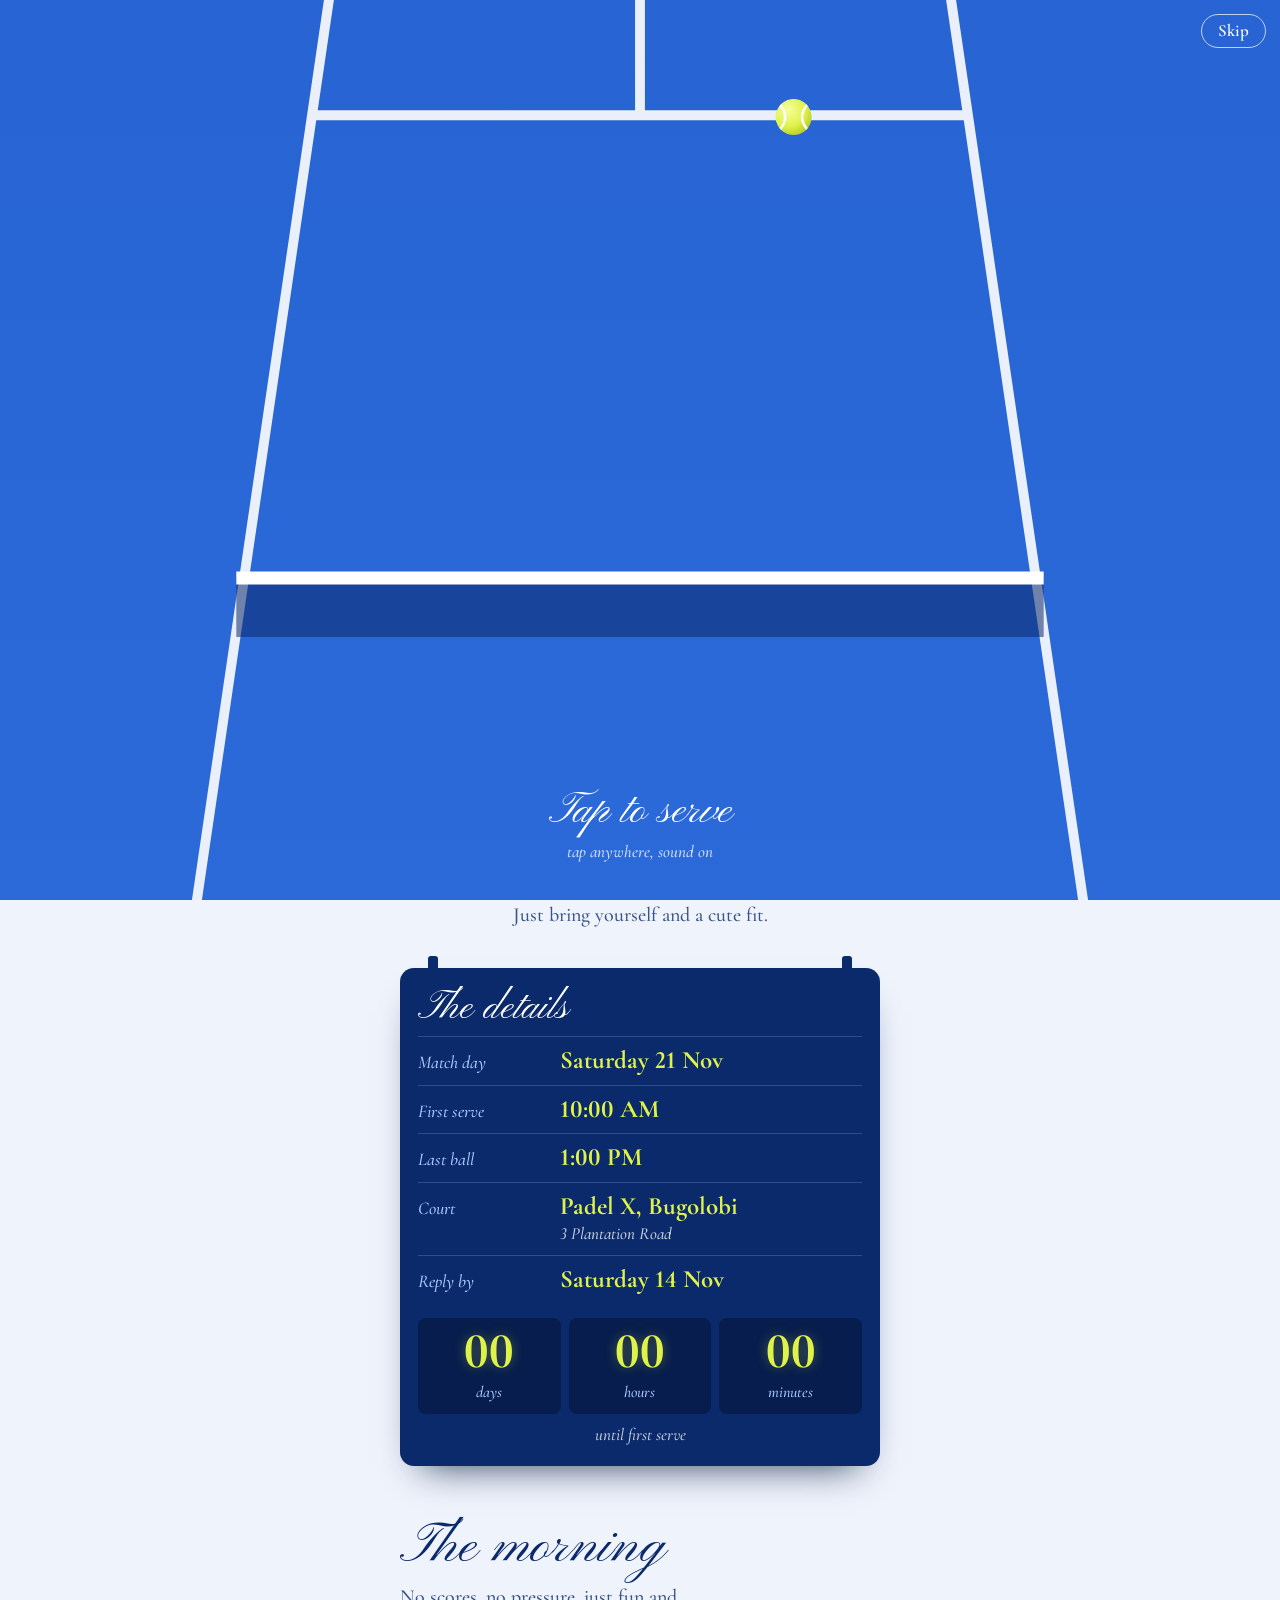
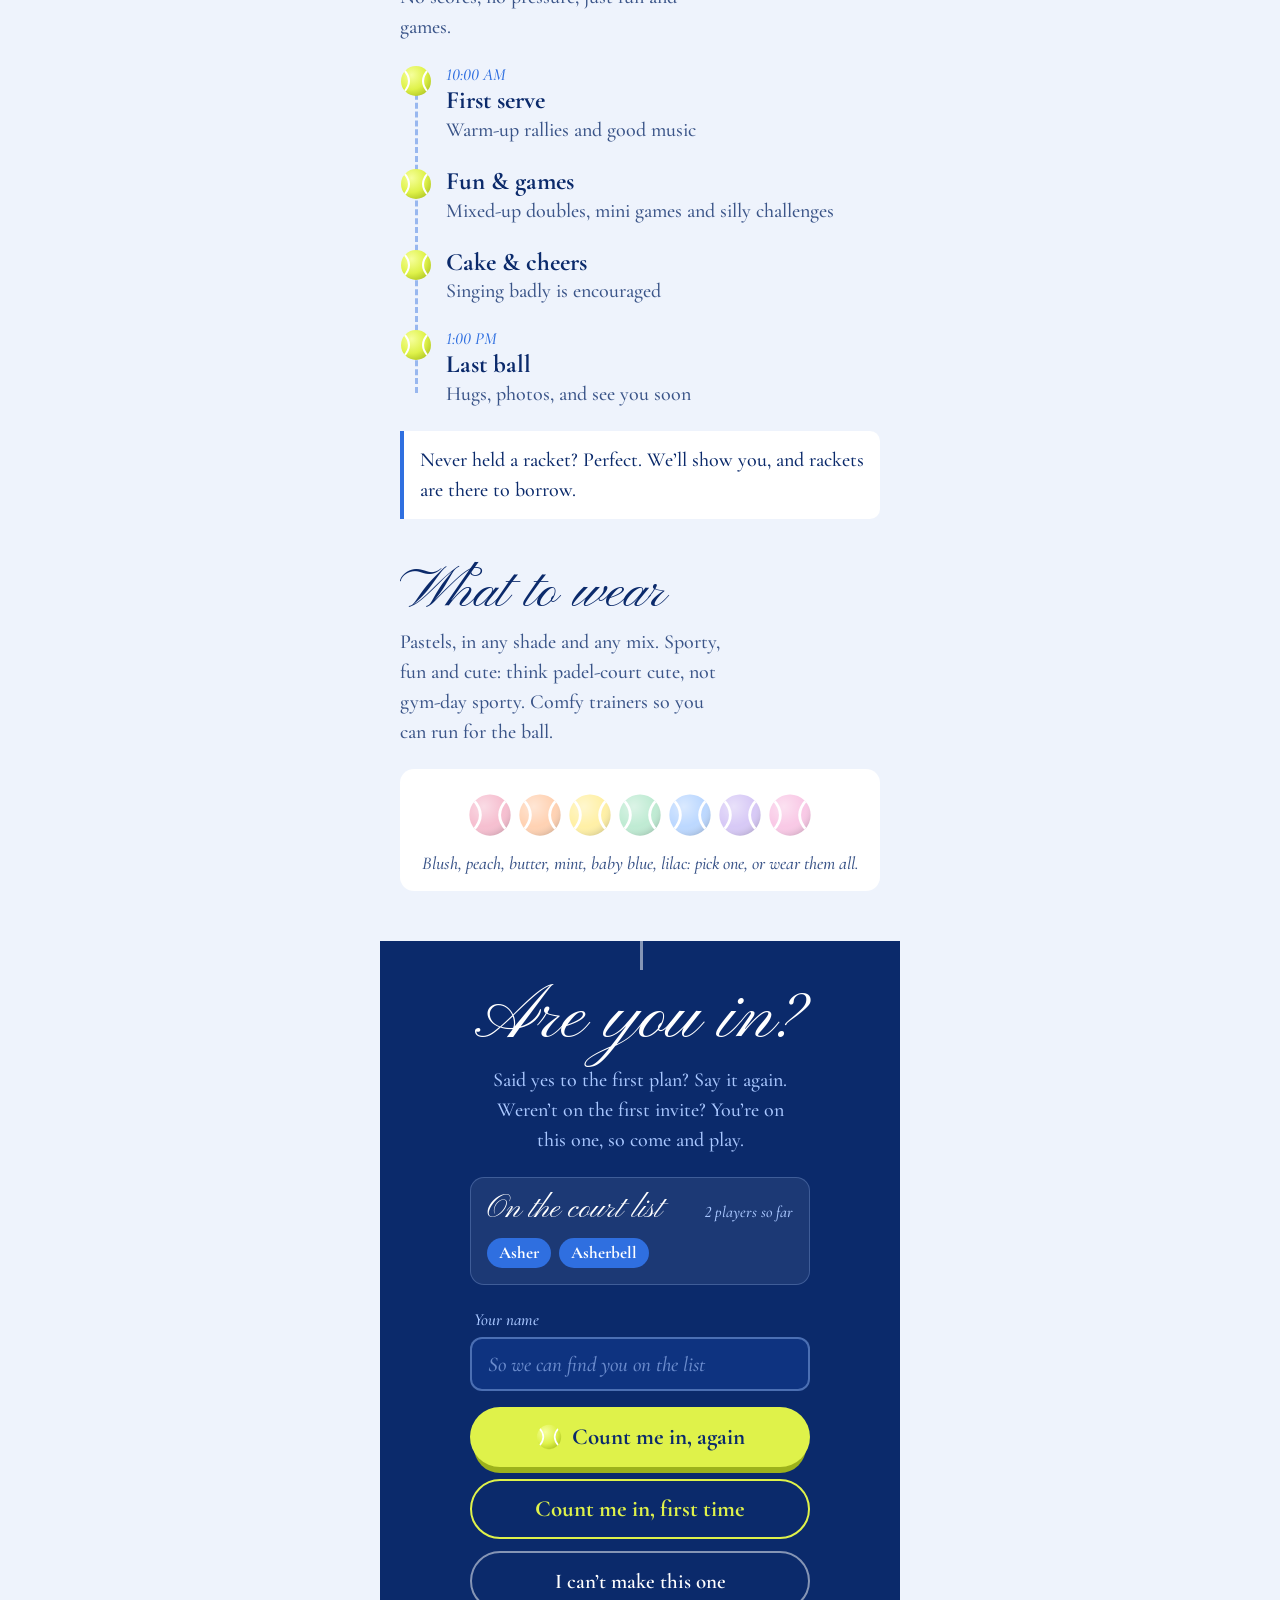
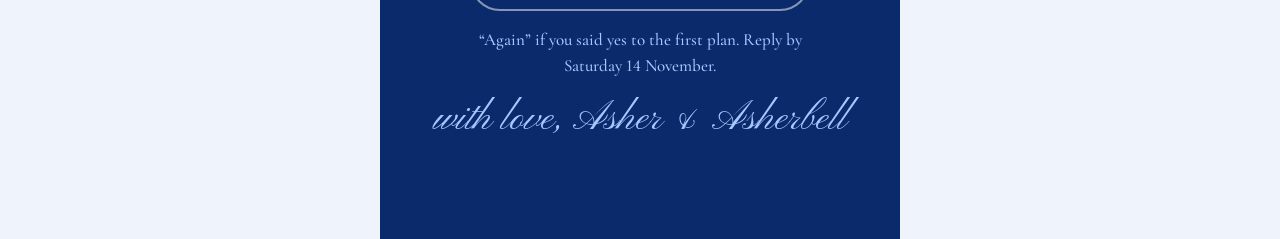
<file: index.html>
<!doctype html>
<html lang="en">
<head>
<meta charset="utf-8">
<meta name="viewport" content="width=device-width,initial-scale=1,viewport-fit=cover">
<title>Two of a Kind · Asher &amp; Asherbell’s 27th</title>
<meta name="description" content="A morning of padel for Asher &amp; Asherbell’s 27th. Saturday 21 November, 10 AM to 1 PM, Padel X Bugolobi.">
<meta property="og:type" content="website">
<meta property="og:title" content="Two of a Kind · a morning of padel">
<meta property="og:description" content="Asher &amp; Asherbell’s 27th. Saturday 21 November, 10 AM to 1 PM at Padel X, Bugolobi. Tap to open.">
<meta property="og:image" content="https://bellitaaa.github.io/two-of-a-kind/og-padel.jpg">
<meta property="og:image:width" content="1200">
<meta property="og:image:height" content="630">
<meta name="twitter:card" content="summary_large_image">
<link rel="icon" href="data:image/svg+xml,%3Csvg xmlns='http://www.w3.org/2000/svg' viewBox='-32 -32 64 64'%3E%3Ccircle r='30' fill='%23DFF24A'/%3E%3Cpath d='M-24 -22Q-4 0 -24 22M24 -22Q4 0 24 22' fill='none' stroke='%23fff' stroke-width='5'/%3E%3C/svg%3E">
<meta name="theme-color" content="#2F6FE0">
<link rel="preconnect" href="https://fonts.googleapis.com">
<link rel="preconnect" href="https://fonts.gstatic.com" crossorigin>
<link rel="stylesheet" href="https://fonts.googleapis.com/css2?family=Cormorant+Garamond:ital,wght@0,500;0,600;0,700;1,500&family=Pinyon+Script&display=swap">
<style>
/* Concept: a morning on court. The page is the court, the twins are the two players on it,
   the details live on a scoreboard. The script carries the personality; the court geometry stays clean.
   Boldness is spent on one moment: the opening serve. */
:root {
  --court: #2F6FE0;      /* tennis blue: the playing surface */
  --deep: #0B2A6B;       /* deep court blue: surrounds, ink, scoreboard */
  --line: #FFFFFF;       /* court lines and paper */
  --mist: #EEF3FC;       /* off-court white */
  --sky: #A9C7FF;        /* quiet secondary on blue */
  --ink2: #3A5488;       /* quiet secondary on white */
  --ball: #DFF24A;       /* only the ball, and the scoreboard lights */
  --script: 'Pinyon Script', 'Snell Roundhand', cursive;
  --text: 'Cormorant Garamond', Georgia, serif;
  --gutter: 20px;
  --safe-t: env(safe-area-inset-top, 0px);
  --safe-b: env(safe-area-inset-bottom, 0px);
  color-scheme: light;
}
* { box-sizing: border-box; }
[hidden] { display: none !important; }
* { font-variant-numeric: lining-nums !important; } /* the serif's old-style 0 and 1 look like O and I */
html { background: var(--deep); -webkit-text-size-adjust: 100%; }
body { margin: 0; color: var(--deep); font: 500 20px/1.5 var(--text); background: var(--mist); overflow-x: clip; -webkit-tap-highlight-color: transparent; font-feature-settings: "lnum" 1; }
button, input { font: inherit; color: inherit; }
button { cursor: pointer; }
:focus-visible { outline: 3px solid var(--ball); outline-offset: 3px; }
.page { max-width: 520px; margin: 0 auto; background: var(--mist); }

/* ============================================================ the serve (opening) */
.intro { position: fixed; inset: 0; z-index: 50; overflow: hidden; background: var(--court); touch-action: manipulation; cursor: pointer; }
.intro-court { position: absolute; inset: 0; width: 100%; height: 100%; }
.intro-ball { position: absolute; left: 0; top: 0; width: 64px; height: 64px; margin: -32px 0 0 -32px; will-change: transform; z-index: 3; }
.intro-ball svg { width: 100%; height: 100%; display: block; }
.intro-ball.waiting { animation: bob 1.1s cubic-bezier(.4, 0, .6, 1) infinite; }
@keyframes bob { 50% { translate: 0 -18px; } }
.intro-shadow { position: absolute; left: 0; top: 0; width: 70px; height: 16px; margin: -8px 0 0 -35px; border-radius: 50%; background: rgba(6, 22, 60, .35); filter: blur(2px); z-index: 2; opacity: 0; will-change: transform, opacity; }
.pop {
  position: absolute; z-index: 4; margin: 0; pointer-events: none;
  font: 400 64px/1 var(--script); color: var(--line);
  text-shadow: 0 3px 0 var(--deep);
  animation: popUp .8s cubic-bezier(.2, 1.4, .4, 1) forwards;
}
.pop::after { content: ''; position: absolute; left: 50%; top: 100%; width: 90px; height: 26px; margin: 0 0 0 -45px; border: 3px solid var(--line); border-radius: 50%; opacity: 0; animation: ring .6s ease-out forwards; }
@keyframes popUp { 0% { opacity: 0; transform: translate(-50%, 10px) scale(.4) rotate(var(--r, -8deg)); } 35% { opacity: 1; transform: translate(-50%, -26px) scale(1.15) rotate(var(--r, -8deg)); } 100% { opacity: 0; transform: translate(-50%, -70px) scale(1) rotate(var(--r, -8deg)); } }
@keyframes ring { 0% { opacity: .9; transform: scale(.3); } 100% { opacity: 0; transform: scale(1.6); } }
.intro-flash { position: absolute; inset: 0; z-index: 5; background: var(--ball); clip-path: circle(0% at 50% 50%); }
.intro-flash p { position: absolute; left: 0; right: 0; top: 32%; margin: 0; text-align: center; font: 400 clamp(96px, 30vw, 140px)/.9 var(--script); color: var(--deep); opacity: 0; }
.intro-skip { position: absolute; right: 14px; top: calc(var(--safe-t) + 14px); z-index: 6; border: 1.5px solid rgba(255, 255, 255, .7); background: transparent; color: var(--line); border-radius: 999px; padding: 6px 16px; font: 600 17px/1.2 var(--text); }
.intro-hint { position: absolute; bottom: calc(var(--safe-b) + 34px); left: 0; right: 0; margin: 0; text-align: center; color: var(--line); z-index: 6; transition: opacity .3s; }
.intro-hint b { display: block; font: 400 44px/1.1 var(--script); }
.intro-hint span { font: italic 500 17px/1.3 var(--text); color: rgba(255, 255, 255, .8); }
.intro.done { pointer-events: none; animation: introOut .5s ease forwards; }
@keyframes introOut { to { opacity: 0; visibility: hidden; } }

/* ============================================================ hero: the court, two players */
.hero { position: relative; padding: calc(var(--safe-t) + 30px) var(--gutter) 40px; color: var(--line); background: var(--court); overflow: hidden; }
/* court lines: outer box; near half has the service line and centre line */
.hero::before {
  content: ''; position: absolute; inset: 14px 12px 12px; border: 3px solid rgba(255, 255, 255, .85); pointer-events: none;
  background:
    linear-gradient(rgba(255,255,255,.4), rgba(255,255,255,.4)) 50% 100% / 3px 19% no-repeat,
    linear-gradient(rgba(255,255,255,.4), rgba(255,255,255,.4)) 50% 81% / 100% 3px no-repeat;
}
.hero-for { position: relative; margin: 6px 0 0; font: italic 500 21px/1.2 var(--text); text-align: center; }
.title { position: relative; margin: 4px 0 0; text-align: center; font: 400 clamp(66px, 20vw, 104px)/.95 var(--script); white-space: nowrap; }
.title span { display: block; }
.title .t1 { padding-right: .5em; }
.title .t2 { padding-left: 1.2em; margin-top: -.05em; }
.net { position: relative; margin: 18px -32px 0; height: 54px; }
.net::before { content: ''; position: absolute; left: 0; right: 0; top: 50%; height: 30px; margin-top: -15px;
  background:
    linear-gradient(var(--line), var(--line)) top / 100% 4px no-repeat,
    repeating-linear-gradient(90deg, rgba(11, 42, 107, .55) 0 2px, transparent 2px 9px),
    repeating-linear-gradient(0deg, rgba(11, 42, 107, .55) 0 2px, transparent 2px 9px);
}
.players { position: relative; display: grid; grid-template-columns: minmax(0, 1fr) minmax(0, 1fr); align-items: start; gap: 14px; margin-top: -86px; }
.player { position: relative; margin: 0; background: var(--line); color: var(--deep); padding: 8px 8px 10px; border-radius: 10px; box-shadow: 0 18px 30px -16px rgba(6, 22, 60, .7); }
.player:nth-child(1) { transform: rotate(-4deg) translateY(10px); }
.player:nth-child(2) { transform: rotate(4deg) translateY(30px); }
.player img { display: block; width: 100%; aspect-ratio: 4 / 5; object-fit: cover; border-radius: 6px; filter: grayscale(1) contrast(1.05); }
.player figcaption { padding: 6px 0 0; text-align: center; font: 400 clamp(34px, 10vw, 42px)/1.05 var(--script); }
.amp { position: absolute; left: 50%; top: 46%; z-index: 2; width: 66px; height: 66px; margin: -33px 0 0 -33px; border: 0; padding: 0; background: none; }
.amp svg { width: 100%; height: 100%; display: block; filter: drop-shadow(0 6px 8px rgba(6, 22, 60, .45)); }
.amp span { position: absolute; inset: 0; display: grid; place-items: center; padding-bottom: 4px; font: italic 600 38px/1 var(--text); color: var(--deep); }
.amp.bounce { animation: hop .6s cubic-bezier(.3, 1.6, .5, 1); }
@keyframes hop { 30% { transform: translateY(-26px) scale(1.06, .94); } 60% { transform: translateY(0) scale(1.1, .9); } }
.hero-when { position: relative; margin: 58px 0 0; text-align: center; }
.hero-when b { display: block; font: 700 28px/1.1 var(--text); }
.hero-when span { font: italic 500 22px/1.3 var(--text); }

/* ============================================================ a change of plan */
.note { margin: 0; padding: 36px var(--gutter) 6px; text-align: center; }
.note h2 { margin: 0; font: 400 50px/1.05 var(--script); color: var(--court); }
.note p { margin: 10px auto 0; max-width: 30ch; color: var(--ink2); }

/* ============================================================ scoreboard */
.board-wrap { padding: 32px var(--gutter) 8px; }
.board { background: var(--deep); color: var(--line); border-radius: 14px; padding: 18px 18px 20px; box-shadow: 0 20px 36px -22px rgba(6, 22, 60, .9); position: relative; }
.board::before, .board::after { content: ''; position: absolute; top: -12px; width: 10px; height: 14px; background: var(--deep); border-radius: 3px 3px 0 0; }
.board::before { left: 28px; } .board::after { right: 28px; }
.board h2 { margin: 0 0 6px; font: 400 40px/1.1 var(--script); color: var(--line); }
.rows { margin: 0; }
.rows div { display: grid; grid-template-columns: 6.6em 1fr; align-items: baseline; gap: 10px; padding: 10px 0; border-top: 1px solid rgba(169, 199, 255, .22); }
.rows dt { font: italic 500 18px/1.2 var(--text); color: var(--sky); }
.rows dd { margin: 0; font: 700 25px/1.1 var(--text); color: var(--ball); }
.rows dd small { display: block; margin-top: 3px; font: italic 500 17px/1.3 var(--text); color: rgba(255, 255, 255, .78); }
.clock { display: grid; grid-template-columns: repeat(3, 1fr); gap: 8px; margin-top: 14px; }
.clock div { background: #071D4D; border-radius: 8px; padding: 8px 4px 8px; text-align: center; }
.clock b { display: block; font: 700 50px/1 var(--text); color: var(--ball); font-variant-numeric: lining-nums tabular-nums !important; text-shadow: 0 0 12px rgba(223, 242, 74, .35); }
.clock small { font: italic 500 16px/1 var(--text); color: var(--sky); }
.clock-cap { margin: 10px 0 0; text-align: center; font: italic 500 17px/1.3 var(--text); color: rgba(255, 255, 255, .75); }

/* ============================================================ sections */
.section { padding: 46px var(--gutter) 0; }
.section h2 { margin: 0; font: 400 56px/1 var(--script); color: var(--deep); }
.section .lede { margin: 6px 0 0; max-width: 32ch; color: var(--ink2); }

/* the morning: a rally down the court, one ball per part */
.rally { position: relative; list-style: none; margin: 22px 0 0; padding: 0 0 0 46px; }
.rally::before { content: ''; position: absolute; left: 15px; top: 12px; bottom: 16px; border-left: 3px dashed rgba(47, 111, 224, .45); }
.rally li { position: relative; padding: 0 0 22px; }
.rally li:last-child { padding-bottom: 0; }
.rally svg { position: absolute; left: -46px; top: 1px; width: 32px; height: 32px; }
.rally time { display: block; font: italic 500 17px/1.3 var(--text); color: var(--court); }
.rally b { display: block; font: 700 25px/1.15 var(--text); }
.rally span { display: block; color: var(--ink2); }
.levels { margin: 22px 0 0; padding: 14px 16px; border-left: 4px solid var(--court); background: var(--line); border-radius: 0 10px 10px 0; }

/* what to wear: a row of pastel balls */
.crowd { margin: 22px 0 0; padding: 24px 10px 16px; background: var(--line); border-radius: 14px; }
.crowd-row { display: flex; justify-content: center; align-items: flex-end; flex-wrap: nowrap; gap: 6px; }
.crowd-row svg { flex: none; width: 44px; height: 44px; animation: wave 2.6s ease-in-out infinite; }
@keyframes wave { 0%, 60%, 100% { transform: translateY(0); } 70% { transform: translateY(-12px); } 80% { transform: translateY(0) scale(1.08, .92); } 86% { transform: translateY(0); } }
.crowd p { margin: 14px 0 0; text-align: center; font: italic 500 18px/1.35 var(--text); color: var(--ink2); }

/* ============================================================ RSVP */
.rsvp { margin: 50px 0 0; padding: 40px var(--gutter) calc(var(--safe-b) + 96px); background: var(--deep); color: var(--line); text-align: center; position: relative; overflow: hidden; }
.rsvp::before { content: ''; position: absolute; left: 50%; top: -1px; width: 3px; height: 30px; background: rgba(255, 255, 255, .5); }
.rsvp h2 { margin: 0; font: 400 76px/1 var(--script); color: var(--line); }
.rsvp > p { margin: 8px auto 0; max-width: 30ch; color: var(--sky); }
.form { margin: 24px auto 0; max-width: 340px; text-align: left; }
.form label { display: block; font: italic 500 17px/1.3 var(--text); color: var(--sky); margin: 0 0 6px 4px; }
.form input { width: 100%; min-height: 54px; border-radius: 12px; border: 2px solid rgba(169, 199, 255, .4); background: #0E3380; color: var(--line); padding: 10px 16px; font: 600 21px/1.2 var(--text); }
.form input::placeholder { color: rgba(169, 199, 255, .6); font-style: italic; font-weight: 500; }
.form input:focus { outline: none; border-color: var(--ball); }
.err { margin: 6px 0 0 4px; font: italic 500 16px/1.3 var(--text); color: #FFC9A8; }
.choice { display: grid; gap: 12px; margin-top: 16px; }
.btn:disabled { opacity: .6; }
.btn { display: flex; align-items: center; justify-content: center; gap: 10px; min-height: 60px; border-radius: 999px; border: 0; font: 700 23px/1 var(--text); }
.btn-in { background: var(--ball); color: var(--deep); box-shadow: 0 10px 0 -4px #9DB21C; }
.btn-in:active { transform: translateY(3px); box-shadow: 0 6px 0 -4px #9DB21C; }
.btn-in svg { width: 26px; height: 26px; }
.btn-out { background: transparent; color: var(--line); border: 2px solid rgba(255, 255, 255, .5); font-weight: 600; font-size: 21px; }
.btn-new { background: transparent; color: var(--ball); border: 2px solid var(--ball); }
.by { margin-top: 16px !important; font-size: 17px; }
.court-list { margin: 22px auto 0; max-width: 340px; padding: 14px 16px 16px; border-radius: 14px; background: rgba(255, 255, 255, .07); border: 1px solid rgba(169, 199, 255, .25); text-align: left; }
.cl-head { display: flex; justify-content: space-between; align-items: baseline; gap: 10px; }
.cl-head b { font: 400 32px/1.1 var(--script); }
.cl-head span { font: italic 500 16px/1.2 var(--text); color: var(--sky); white-space: nowrap; }
.cl-names { list-style: none; margin: 10px 0 0; padding: 0; display: flex; flex-wrap: wrap; gap: 8px; }
.cl-names li { display: inline-flex; align-items: center; gap: 6px; padding: 6px 12px; border-radius: 999px; background: #fff; color: var(--deep); font: 700 17px/1.1 var(--text); }
.cl-names li.host { background: var(--court); color: var(--line); }
.cl-names li.me { background: var(--ball); }
.cl-names li.more { background: transparent; color: var(--line); border: 1.5px dashed rgba(169, 199, 255, .6); font-weight: 600; font-style: italic; }
.cl-names small { font: italic 500 13px/1 var(--text); padding: 2px 6px; border-radius: 999px; background: var(--deep); color: var(--line); }
.result { display: none; margin: 26px auto 0; max-width: 340px; }
.result.show { display: block; animation: passIn .5s ease-out; }
@keyframes passIn { from { opacity: 0; } }
.pass { background: var(--line); color: var(--deep); border-radius: 14px; text-align: left; overflow: hidden; }
.pass-top { background: var(--court); color: var(--line); padding: 12px 18px 10px; display: flex; justify-content: space-between; align-items: center; }
.pass-top b { font: 400 44px/1 var(--script); }
.pass-top svg { width: 44px; height: 44px; }
.pass dl { margin: 0; padding: 14px 18px 16px; display: grid; grid-template-columns: 1fr 1fr; gap: 12px; border-top: 2px dashed var(--sky); }
.pass dt { font: italic 500 15px/1 var(--text); color: var(--ink2); }
.pass dd { margin: 4px 0 0; font: 700 21px/1.1 var(--text); overflow-wrap: anywhere; }
.pass .wide { grid-column: 1 / -1; }
.directions { display: flex; align-items: center; justify-content: center; gap: 8px; margin: 0 18px 18px; min-height: 52px; border-radius: 999px; background: var(--deep); color: var(--line); text-decoration: none; font: 700 20px/1 var(--text); }
.bye { margin: 0; padding: 22px 18px; background: rgba(255, 255, 255, .08); border-radius: 14px; }
.bye b { display: block; font: 400 44px/1.1 var(--script); }
.bye span { color: var(--sky); }
.again { margin: 12px 0 0; background: none; border: 0; color: var(--sky); text-decoration: underline; font: italic 500 17px/1.3 var(--text); }
.sign { margin: 34px 0 0; font: 400 40px/1.2 var(--script); color: var(--line); }
.preview-note { margin: 14px auto 0 !important; font-size: 15px !important; color: rgba(255, 255, 255, .55) !important; }

/* ============================================================ music: plays from the first tap; this only mutes */
.mute { position: fixed; right: max(14px, calc(50% - 260px + 14px)); bottom: calc(var(--safe-b) + 14px); z-index: 40; width: 46px; height: 46px; padding: 0; border-radius: 50%; border: 2px solid var(--line); background: var(--deep); color: var(--line); display: grid; place-items: center; box-shadow: 0 10px 20px -10px rgba(6, 22, 60, .8); }
.mute svg { width: 22px; height: 22px; }
.mute .off { display: none; }
.mute[aria-pressed="true"] .on { display: none; }
.mute[aria-pressed="true"] .off { display: block; }
@keyframes eq { 50% { height: 14px; } }

@media (prefers-reduced-motion: reduce) {
  *, *::before, *::after { animation-duration: .01ms !important; animation-iteration-count: 1 !important; transition-duration: .01ms !important; }
}
</style>
<script src="config.js?v=padel1"></script>
</head>
<body>

<audio id="song" loop preload="none" src="song.mp3"></audio>

<!-- ============================ THE SERVE -->
<div class="intro" id="intro" role="button" tabindex="0" aria-label="Tap to serve and open the invitation">
  <svg class="intro-court" viewBox="0 0 390 844" preserveAspectRatio="xMidYMid slice" aria-hidden="true">
    <defs><linearGradient id="ig" x1="0" y1="0" x2="0" y2="1"><stop offset="0" stop-color="#245FCC"/><stop offset="1" stop-color="#2F6FE0"/></linearGradient></defs>
    <rect width="390" height="844" fill="url(#ig)"/>
    <g fill="none" stroke="#fff" stroke-width="3" stroke-linejoin="round" opacity=".9">
      <path d="M120 150H270L380 900H10Z"/>
      <path d="M95 320H295M48 640H342"/>
      <path d="M195 150V320M195 640V900"/>
    </g>
    <path d="M72 470H318" stroke="#0B2A6B" stroke-width="18" opacity=".55"/>
    <path d="M72 461H318" stroke="#fff" stroke-width="4"/>
  </svg>
  <div class="intro-shadow" id="shadow"></div>
  <div class="intro-ball" id="ball"><svg viewBox="-32 -32 64 64" aria-hidden="true"><use href="#ballSym" x="-32" y="-32" width="64" height="64"/></svg></div>
  <div class="intro-flash" id="flash"><p>Game<br>on!</p></div>
  <button class="intro-skip" type="button" id="skip">Skip</button>
  <p class="intro-hint" id="hint"><b>Tap to serve</b><span>tap anywhere, sound on</span></p>
</div>

<div class="page">
  <!-- ============================ HERO -->
  <header class="hero">
    <p class="hero-for">Asher &amp; Asherbell’s 27th birthday</p>
    <h1 class="title"><span class="t1">Two of a</span><span class="t2">Kind</span></h1>
    <div class="net" aria-hidden="true"></div>
    <div class="players">
      <figure class="player"><img src="photos/photo-1.jpg" alt="Asher"><figcaption>Asher</figcaption></figure>
      <figure class="player"><img src="photos/photo-2.jpg" alt="Asherbell"><figcaption>Asherbell</figcaption></figure>
      <button class="amp" type="button" id="amp" aria-label="Bounce the ball"><svg viewBox="-32 -32 64 64" aria-hidden="true"><use href="#ballSym" x="-32" y="-32" width="64" height="64"/></svg><span>&amp;</span></button>
    </div>
    <p class="hero-when"><b>Saturday 21 November</b></p>
  </header>

  <!-- ============================ A CHANGE OF PLAN -->
  <section class="note" aria-labelledby="note-h">
    <h2 id="note-h">New plan</h2>
    <p>We’ve swapped a weekend indoors for a morning on the court. This one’s on us, so there’s nothing to contribute. Just bring yourself and a cute fit.</p>
  </section>

  <!-- ============================ SCOREBOARD -->
  <section class="board-wrap" aria-label="The details">
    <div class="board">
      <h2>The details</h2>
      <dl class="rows">
        <div><dt>Match day</dt><dd>Saturday 21 Nov</dd></div>
        <div><dt>First serve</dt><dd>10:00 AM</dd></div>
        <div><dt>Last ball</dt><dd>1:00 PM</dd></div>
        <div><dt>Court</dt><dd>Padel X, Bugolobi<small>3 Plantation Road</small></dd></div>
        <div><dt>Reply by</dt><dd>Saturday 14 Nov</dd></div>
      </dl>
      <div class="clock" id="clock">
        <div><b data-d>00</b><small>days</small></div>
        <div><b data-h>00</b><small>hours</small></div>
        <div><b data-m>00</b><small>minutes</small></div>
      </div>
      <p class="clock-cap">until first serve</p>
    </div>
  </section>

  <!-- ============================ THE MORNING -->
  <section class="section" aria-labelledby="day-h">
    <h2 id="day-h">The morning</h2>
    <p class="lede">No scores, no pressure, just fun and games.</p>
    <ol class="rally">
      <li><svg viewBox="-32 -32 64 64" aria-hidden="true"><use href="#ballSym" x="-32" y="-32" width="64" height="64"/></svg><time>10:00 AM</time><b>First serve</b><span>Warm-up rallies and good music</span></li>
      <li><svg viewBox="-32 -32 64 64" aria-hidden="true"><use href="#ballSym" x="-32" y="-32" width="64" height="64"/></svg><b>Fun &amp; games</b><span>Mixed-up doubles, mini games and silly challenges</span></li>
      <li><svg viewBox="-32 -32 64 64" aria-hidden="true"><use href="#ballSym" x="-32" y="-32" width="64" height="64"/></svg><b>Cake &amp; cheers</b><span>Singing badly is encouraged</span></li>
      <li><svg viewBox="-32 -32 64 64" aria-hidden="true"><use href="#ballSym" x="-32" y="-32" width="64" height="64"/></svg><time>1:00 PM</time><b>Last ball</b><span>Hugs, photos, and see you soon</span></li>
    </ol>
    <p class="levels">Never held a racket? Perfect. We’ll show you, and rackets are there to borrow.</p>
  </section>

  <!-- ============================ DRESS CODE -->
  <section class="section" aria-labelledby="dress-h">
    <h2 id="dress-h">What to wear</h2>
    <p class="lede">Pastels, in any shade and any mix. Sporty, fun and cute: think padel-court cute, not gym-day sporty. Comfy trainers so you can run for the ball.</p>
    <div class="crowd">
      <div class="crowd-row" aria-hidden="true">
        <svg viewBox="-32 -32 64 64" style="animation-delay:0.00s"><use href="#colourBall" x="-32" y="-32" width="64" height="64" style="--c:#F6BFD0"/></svg>
        <svg viewBox="-32 -32 64 64" style="animation-delay:0.15s"><use href="#colourBall" x="-32" y="-32" width="64" height="64" style="--c:#FFD2B3"/></svg>
        <svg viewBox="-32 -32 64 64" style="animation-delay:0.30s"><use href="#colourBall" x="-32" y="-32" width="64" height="64" style="--c:#FFF0A6"/></svg>
        <svg viewBox="-32 -32 64 64" style="animation-delay:0.45s"><use href="#colourBall" x="-32" y="-32" width="64" height="64" style="--c:#BFEBD3"/></svg>
        <svg viewBox="-32 -32 64 64" style="animation-delay:0.60s"><use href="#colourBall" x="-32" y="-32" width="64" height="64" style="--c:#BCD8FF"/></svg>
        <svg viewBox="-32 -32 64 64" style="animation-delay:0.75s"><use href="#colourBall" x="-32" y="-32" width="64" height="64" style="--c:#D7C9F6"/></svg>
        <svg viewBox="-32 -32 64 64" style="animation-delay:0.90s"><use href="#colourBall" x="-32" y="-32" width="64" height="64" style="--c:#F9C9E6"/></svg>
      </div>
      <p>Blush, peach, butter, mint, baby blue, lilac: pick one, or wear them all.</p>
    </div>
  </section>

  <!-- ============================ RSVP -->
  <section class="rsvp" aria-labelledby="rsvp-h">
    <h2 id="rsvp-h">Are you in?</h2>
    <p>Said yes to the first plan? Say it again. Weren’t on the first invite? You’re on this one, so come and play.</p>
    <div class="court-list" aria-live="polite">
      <div class="cl-head"><b>On the court list</b><span data-count>2 players so far</span></div>
      <ul class="cl-names" data-names><li class="host">Asher</li><li class="host">Asherbell</li></ul>
    </div>
    <form class="form" id="form" novalidate>
      <label for="name">Your name</label>
      <input id="name" name="name" autocomplete="name" placeholder="So we can find you on the list">
      <p class="err" id="err" role="alert" hidden>Add your name first, then pick one.</p>
      <div class="choice">
        <button class="btn btn-in" type="submit" value="again"><svg viewBox="-32 -32 64 64" aria-hidden="true"><use href="#ballSym" x="-32" y="-32" width="64" height="64"/></svg>Count me in, again</button>
        <button class="btn btn-new" type="submit" value="new">Count me in, first time</button>
        <button class="btn btn-out" type="submit" value="out">I can’t make this one</button>
      </div>
      <p class="by" style="text-align:center;color:var(--sky)">“Again” if you said yes to the first plan. Reply by Saturday 14 November.</p>
    </form>
    <div class="result" id="yes" aria-live="polite">
      <div class="pass">
        <div class="pass-top"><b data-pass-title>You’re in, twice</b><svg viewBox="-32 -32 64 64" aria-hidden="true"><use href="#ballSym" x="-32" y="-32" width="64" height="64"/></svg></div>
        <dl>
          <div class="wide"><dt>Player</dt><dd data-guest>You</dd></div>
          <div><dt>Match day</dt><dd>Sat 21 Nov</dd></div>
          <div><dt>Time</dt><dd>10 AM to 1 PM</dd></div>
          <div class="wide"><dt>Court</dt><dd>Padel X, 3 Plantation Road, Bugolobi</dd></div>
        </dl>
        <a class="directions" href="https://www.google.com/maps/search/?api=1&amp;query=Padel%20X%2C%203%20Plantation%20Road%2C%20Bugolobi%2C%20Kampala" target="_blank" rel="noopener">Get directions</a>
      </div>
      <button class="again" type="button" data-again>Change my reply</button>
    </div>
    <div class="result" id="no" aria-live="polite">
      <p class="bye"><b>We’ll miss you</b><span>Thanks for letting us know. Next round’s on you.</span></p>
      <button class="again" type="button" data-again>Change my reply</button>
    </div>
    <p class="sign">with love, Asher &amp; Asherbell</p>
    
  </section>
</div>

<button class="mute" type="button" id="mute" aria-pressed="false" aria-label="Mute music" hidden>
  <svg class="on" viewBox="0 0 24 24" fill="none" stroke="currentColor" stroke-width="2" stroke-linecap="round" stroke-linejoin="round" aria-hidden="true"><path d="M4 9v6h4l5 4V5L8 9H4z" fill="currentColor"/><path d="M16.5 8.5a5 5 0 0 1 0 7M19 6a8.5 8.5 0 0 1 0 12"/></svg>
  <svg class="off" viewBox="0 0 24 24" fill="none" stroke="currentColor" stroke-width="2" stroke-linecap="round" stroke-linejoin="round" aria-hidden="true"><path d="M4 9v6h4l5 4V5L8 9H4z" fill="currentColor"/><path d="M17 9l5 6M22 9l-5 6"/></svg>
</button>

<svg width="0" height="0" style="position:absolute" aria-hidden="true">
  <defs>
    <radialGradient id="bgs" cx=".35" cy=".3" r=".8"><stop offset="0" stop-color="#F6FF9C"/><stop offset=".6" stop-color="#DFF24A"/><stop offset="1" stop-color="#AFC522"/></radialGradient>
    <radialGradient id="shine" cx=".35" cy=".3" r=".8"><stop offset="0" stop-color="#fff" stop-opacity=".45"/><stop offset=".6" stop-color="#fff" stop-opacity="0"/><stop offset="1" stop-color="#000" stop-opacity=".18"/></radialGradient>
    <clipPath id="bcs"><circle r="30"/></clipPath>
    <symbol id="ballSym" viewBox="-32 -32 64 64" overflow="visible"><circle r="30" fill="url(#bgs)"/><g clip-path="url(#bcs)" fill="none" stroke="#fff" stroke-width="4" stroke-linecap="round"><path d="M-24 -22Q-4 0 -24 22"/><path d="M24 -22Q4 0 24 22"/></g></symbol>
    <symbol id="greyBall" viewBox="-32 -32 64 64" overflow="visible"><circle r="30" style="fill:var(--c)"/><circle r="30" fill="url(#shine)"/><g clip-path="url(#bcs)" fill="none" stroke="#fff" stroke-opacity=".55" stroke-width="4" stroke-linecap="round"><path d="M-24 -22Q-4 0 -24 22"/><path d="M24 -22Q4 0 24 22"/></g></symbol>
    <symbol id="colourBall" viewBox="-32 -32 64 64" overflow="visible"><circle r="30" style="fill:var(--c)"/><circle r="30" fill="url(#shine)"/><g clip-path="url(#bcs)" fill="none" stroke="#fff" stroke-width="4" stroke-linecap="round"><path d="M-24 -22Q-4 0 -24 22"/><path d="M24 -22Q4 0 24 22"/></g></symbol>
  </defs>
</svg>

<script>
(function () {
  'use strict';
  var reduced = window.matchMedia && matchMedia('(prefers-reduced-motion: reduce)').matches;
  var intro = document.getElementById('intro');
  var ball = document.getElementById('ball');
  var shadow = document.getElementById('shadow');
  var flash = document.getElementById('flash');
  var song = document.getElementById('song');
  var muteBtn = document.getElementById('mute');
  var started = false, finished = false, timers = [];

  // ---------------------------------------------------------------- music
  // Starts on the tap that opens the invitation (phones only allow sound after a tap).
  function playMusic() {
    if (!song.getAttribute('src')) return;
    song.volume = 0.6;
    var p = song.play();
    if (p && p.catch) p.catch(function () { /* the mute button can start it again */ });
  }
  function setMuted(m) {
    song.muted = m;
    muteBtn.setAttribute('aria-pressed', m ? 'true' : 'false');
    muteBtn.setAttribute('aria-label', m ? 'Unmute music' : 'Mute music');
  }
  muteBtn.addEventListener('click', function () {
    if (song.paused) { setMuted(false); playMusic(); return; }
    setMuted(!song.muted);
  });

  // ---------------------------------------------------------------- the serve
  function finish() {
    if (finished) return;
    finished = true;
    timers.forEach(clearTimeout);
    intro.classList.add('done');
    setTimeout(function () { intro.hidden = true; }, 520);
    document.body.style.overflow = '';
    if (song.getAttribute('src')) muteBtn.hidden = false;
  }
  document.getElementById('skip').addEventListener('click', function (e) { e.stopPropagation(); playMusic(); finish(); });
  document.body.style.overflow = 'hidden';

  function t(x, y, s, sx, sy) { return 'translate(' + x.toFixed(1) + 'px,' + y.toFixed(1) + 'px) scale(' + (s * sx).toFixed(3) + ',' + (s * sy).toFixed(3) + ')'; }
  var W = innerWidth, H = innerHeight;
  var start = { x: W * 0.62, y: H * 0.13, s: 0.6 };
  ball.style.transform = t(start.x, start.y, start.s, 1, 1);
  ball.classList.add('waiting');

  function pop(x, y, text, rot) {
    var p = document.createElement('p');
    p.className = 'pop';
    p.textContent = text;
    p.style.left = x + 'px'; p.style.top = (y - 70) + 'px';
    p.style.setProperty('--r', rot + 'deg');
    intro.appendChild(p);
    setTimeout(function () { p.remove(); }, 900);
    if (navigator.vibrate) try { navigator.vibrate(12); } catch (x) { /* ignore */ }
  }

  // Three bounces down the court towards you, each closer and bigger, then the ball fills the screen.
  function serve() {
    if (started) return;
    started = true;
    ball.classList.remove('waiting');
    document.getElementById('hint').style.opacity = '0';
    var land = [
      { x: W * 0.30, y: H * 0.36, s: 0.55 },
      { x: W * 0.68, y: H * 0.55, s: 0.85 },
      { x: W * 0.38, y: H * 0.76, s: 1.25 },
    ];
    var heights = [H * 0.06, H * 0.20, H * 0.16];
    var segs = [0.22, 0.24, 0.22];
    var frames = [{ offset: 0, transform: t(start.x, start.y, start.s, 1, 1), easing: 'cubic-bezier(0,.4,.5,1)' }];
    var at = 0, times = [];
    land.forEach(function (p, i) {
      var prev = i === 0 ? start : land[i - 1];
      var midT = at + segs[i] * 0.45;
      frames.push({ offset: midT, transform: t((prev.x + p.x) / 2, Math.min(prev.y, p.y) - heights[i], (prev.s + p.s) / 2, 1, 1), easing: 'cubic-bezier(.5,0,1,.6)' });
      at += segs[i];
      frames.push({ offset: at - 0.012, transform: t(p.x, p.y, p.s, 1, 1), easing: 'linear' });
      frames.push({ offset: at, transform: t(p.x, p.y + 6 * p.s, p.s, 1.28, 0.72), easing: 'cubic-bezier(0,.4,.5,1)' });
      times.push(at);
      at += 0.02;
      frames.push({ offset: at, transform: t(p.x, p.y, p.s, 0.92, 1.08), easing: 'cubic-bezier(0,.4,.5,1)' });
    });
    frames.push({ offset: 0.9, transform: t(W * 0.5, H * 0.46, 3.2, 1, 1), easing: 'cubic-bezier(.6,0,.9,.5)' });
    frames.push({ offset: 1, transform: t(W * 0.5, H * 0.5, 14, 1, 1) });
    var total = 2600;
    ball.animate(frames, { duration: total, fill: 'forwards' });

    var sh = [{ offset: 0, transform: t(start.x, land[0].y + 30, 0.3, 1, 1), opacity: 0 }];
    land.forEach(function (p, i) { sh.push({ offset: times[i], transform: t(p.x, p.y + 30 * p.s, p.s, 1, 1), opacity: 1 }); });
    sh.push({ offset: 0.9, transform: t(W * 0.5, H * 0.8, 2, 1, 1), opacity: 0 });
    sh.push({ offset: 1, transform: t(W * 0.5, H * 0.8, 2, 1, 1), opacity: 0 });
    shadow.animate(sh, { duration: total, fill: 'forwards' });

    var words = ['pop', 'pop', 'pop!'], rots = [-10, 8, -6];
    times.forEach(function (f, i) {
      timers.push(setTimeout(function () { pop(land[i].x, land[i].y, words[i], rots[i]); }, f * total));
    });
    timers.push(setTimeout(function () {
      flash.animate([{ clipPath: 'circle(0% at 50% 50%)' }, { clipPath: 'circle(150% at 50% 50%)' }], { duration: 420, easing: 'cubic-bezier(.3,0,.2,1)', fill: 'forwards' });
      flash.querySelector('p').animate([{ opacity: 0, transform: 'scale(.6) rotate(-6deg)' }, { opacity: 1, transform: 'scale(1) rotate(-4deg)' }], { duration: 380, delay: 180, easing: 'cubic-bezier(.2,1.5,.4,1)', fill: 'forwards' });
    }, total * 0.93));
    timers.push(setTimeout(finish, total + 900));
  }

  // The tap that serves also starts the music (phones only allow sound after a tap).
  function onServe() { if (finished) return; playMusic(); if (reduced) finish(); else serve(); }
  intro.addEventListener('click', onServe);
  intro.addEventListener('keydown', function (e) { if (e.key === 'Enter' || e.key === ' ') { e.preventDefault(); onServe(); } });

  // ---------------------------------------------------------------- the ball between the twins
  var amp = document.getElementById('amp');
  amp.addEventListener('click', function () { amp.classList.remove('bounce'); void amp.offsetWidth; amp.classList.add('bounce'); });

  // ---------------------------------------------------------------- countdown to 10 AM Kampala (07:00 UTC), 21 Nov 2026
  var START = Date.UTC(2026, 10, 21, 7, 0);
  function pad(n) { return (n < 10 ? '0' : '') + n; }
  function tick() {
    var m = Math.max(0, Math.floor((START - Date.now()) / 60000));
    document.querySelector('[data-d]').textContent = pad(Math.floor(m / 1440));
    document.querySelector('[data-h]').textContent = pad(Math.floor(m % 1440 / 60));
    document.querySelector('[data-m]').textContent = pad(m % 60);
  }
  tick(); setInterval(tick, 15000);

  // ---------------------------------------------------------------- talking to the Google script
  var API = (function () {
    if (window.PADEL_PREVIEW) { // the layout preview: nothing leaves this phone
      var n = 0, last = null;
      return {
        count: function () { return Promise.resolve(n); },
        rsvp: function (b) {
          return new Promise(function (res) {
            setTimeout(function () {
              var wasIn = last && last !== 'out', isIn = b.choice !== 'out';
              n += (isIn ? 1 : 0) - (wasIn ? 1 : 0); last = b.choice;
              res({ ok: true, name: b.name.trim(), choice: b.choice, count: n });
            }, 500);
          });
        },
      };
    }
    var CFG = window.INVITE_CONFIG || {};
    var SCRIPT = String(CFG.scriptUrl || '');
    var ready = /^https:\/\/script\.google(usercontent)?\.com\//.test(SCRIPT) || /^http:\/\/localhost[:/]/.test(SCRIPT);
    function call(body, get) {
      if (!ready) return Promise.reject(new Error('This invitation isn’t connected yet. Please let Asher or Asherbell know.'));
      var url = get ? SCRIPT + (SCRIPT.indexOf('?') > -1 ? '&' : '?') + 'action=' + encodeURIComponent(body.action) : SCRIPT;
      var opts = get ? { method: 'GET' } : { method: 'POST', headers: { 'Content-Type': 'text/plain;charset=utf-8' }, body: JSON.stringify(body) };
      return fetch(url, opts).then(function (r) { return r.text(); }, function () {
        throw new Error('Couldn’t reach the invitation. Check your connection and try again.');
      }).then(function (text) {
        var d;
        try { d = JSON.parse(text); } catch (e) { throw new Error('The invitation didn’t answer properly. Please try again in a moment.'); }
        if (d.status && d.status >= 400) throw new Error(d.error || 'Something went wrong. Please try again.');
        return d;
      });
    }
    return {
      count: function () { return call({ action: 'count' }, true).then(function (d) { return d.count; }); },
      rsvp: function (b) { return call({ action: 'rsvp', id: b.id, name: b.name, choice: b.choice }); },
    };
  })();

  // ---------------------------------------------------------------- RSVP
  function store(op, k, v) {
    try {
      if (op === 'get') return localStorage.getItem(k);
      if (op === 'set') return localStorage.setItem(k, v);
      return localStorage.removeItem(k);
    } catch (e) { return null; }
  }
  function deviceId() {
    var v = store('get', 'padel_id');
    if (!/^[A-Za-z0-9_-]{16,64}$/.test(v || '')) {
      var a = new Uint8Array(18);
      (window.crypto || window.msCrypto).getRandomValues(a);
      v = Array.prototype.map.call(a, function (x) { return ('0' + x.toString(16)).slice(-2); }).join('');
      store('set', 'padel_id', v);
    }
    return v;
  }
  var mine = null;
  try { mine = JSON.parse(store('get', 'padel_reply') || 'null'); } catch (e) { mine = null; }
  if (mine && !(mine.name && /^(again|new|out)$/.test(mine.choice))) mine = null;
  var friends = null; // how many guests are in, from the script (names are never shared)

  var form = document.getElementById('form');
  var err = document.getElementById('err');
  var nameInput = document.getElementById('name');
  var names = document.querySelector('[data-names]');
  var buttons = form.querySelectorAll('button[type=submit]');

  // The court list: the two of us, you (if you're in), and how many friends have said yes.
  function renderList() {
    Array.prototype.slice.call(names.querySelectorAll('li:not(.host)')).forEach(function (li) { li.remove(); });
    var meIn = mine && mine.choice !== 'out';
    if (meIn) {
      var li = document.createElement('li');
      li.className = 'me';
      li.textContent = mine.name.split(/\s+/)[0];
      var tag = document.createElement('small'); tag.textContent = 'you'; li.appendChild(tag);
      names.appendChild(li);
    }
    var others = friends === null ? 0 : Math.max(0, friends - (meIn ? 1 : 0));
    if (others > 0) {
      var more = document.createElement('li');
      more.className = 'more';
      more.textContent = '+ ' + others + (others === 1 ? ' friend' : ' friends');
      names.appendChild(more);
    }
    var total = 2 + (meIn ? 1 : 0) + others;
    document.querySelector('[data-count]').textContent = total + ' players so far';
  }
  function showResult() {
    form.hidden = true;
    var yes = mine.choice !== 'out';
    if (yes) {
      document.querySelector('[data-guest]').textContent = mine.name;
      document.querySelector('[data-pass-title]').textContent = mine.choice === 'again' ? 'You’re in, twice' : 'You’re on the list';
    }
    document.getElementById('yes').classList.toggle('show', yes);
    document.getElementById('no').classList.toggle('show', !yes);
  }
  function busy(on, btn) {
    Array.prototype.forEach.call(buttons, function (b) { b.disabled = on; });
    if (btn) {
      if (on) { btn.dataset.label = btn.innerHTML; btn.textContent = 'Saving…'; }
      else if (btn.dataset.label) btn.innerHTML = btn.dataset.label;
    }
  }

  form.addEventListener('submit', function (e) {
    e.preventDefault();
    var btn = e.submitter || buttons[0];
    var choice = btn.value || 'again';
    var name = nameInput.value.trim();
    if (!name) { err.textContent = 'Add your name first, then pick one.'; err.hidden = false; nameInput.focus(); return; }
    err.hidden = true;
    busy(true, btn);
    API.rsvp({ id: deviceId(), name: name, choice: choice }).then(function (d) {
      mine = { name: d.name || name, choice: d.choice || choice };
      store('set', 'padel_reply', JSON.stringify(mine));
      if (typeof d.count === 'number') friends = d.count;
      busy(false, btn);
      renderList();
      showResult();
    }).catch(function (x) {
      busy(false, btn);
      err.textContent = x.message;
      err.hidden = false;
    });
  });
  Array.prototype.forEach.call(document.querySelectorAll('[data-again]'), function (b) {
    b.addEventListener('click', function () {
      document.getElementById('yes').classList.remove('show');
      document.getElementById('no').classList.remove('show');
      if (mine) nameInput.value = mine.name;
      form.hidden = false;
      nameInput.focus();
    });
  });

  renderList();
  if (mine) showResult();
  API.count().then(function (n) { friends = n; renderList(); }, function () { /* the list just shows the two of us */ });
})();
</script>
</body>
</html>
</file>
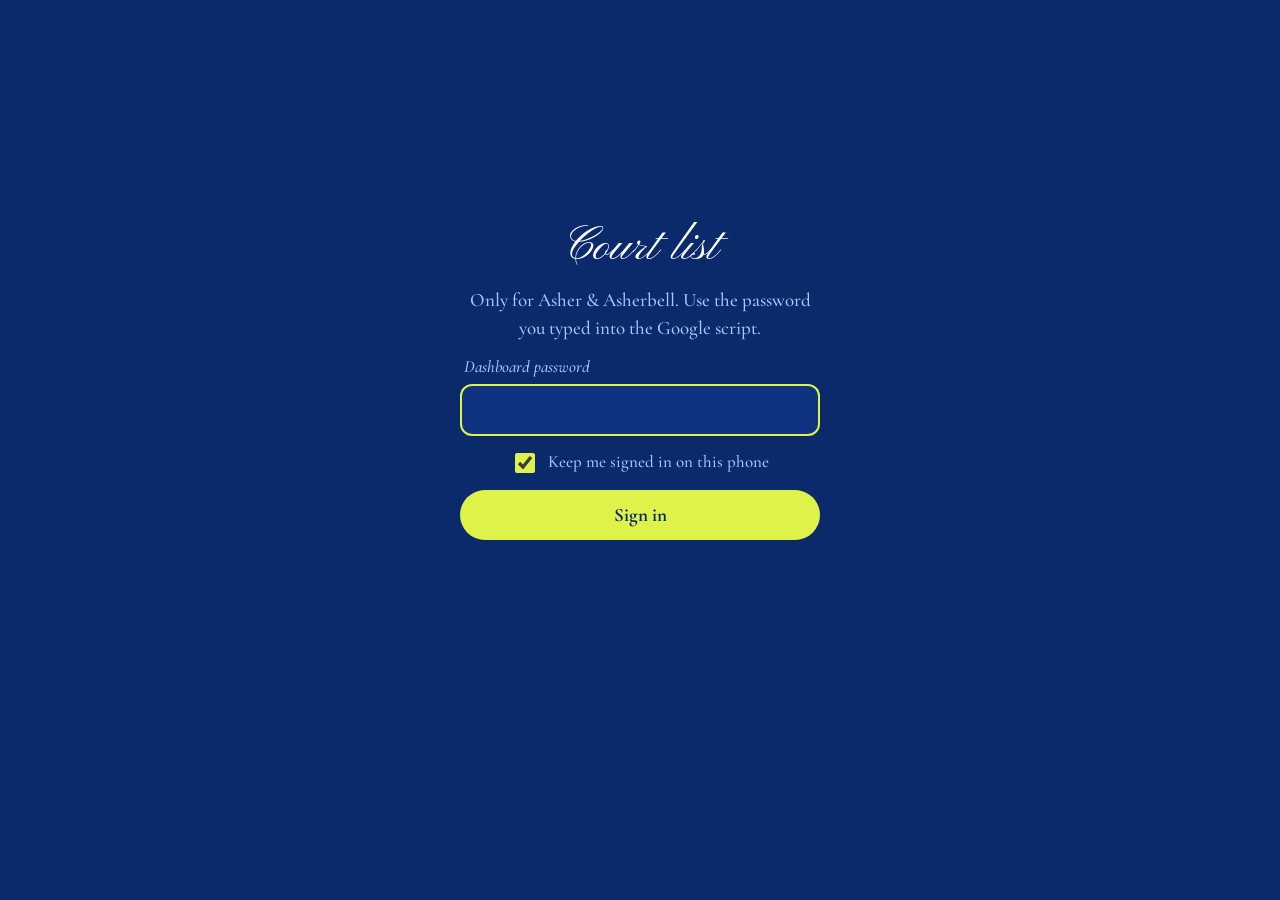
<file: host.html>
<!doctype html>
<html lang="en">
<head>
<meta charset="utf-8">
<meta name="viewport" content="width=device-width,initial-scale=1,viewport-fit=cover">
<meta name="robots" content="noindex">
<title>Court list · Two of a Kind</title>
<meta name="theme-color" content="#0B2A6B">
<link rel="icon" href="data:image/svg+xml,%3Csvg xmlns='http://www.w3.org/2000/svg' viewBox='-32 -32 64 64'%3E%3Ccircle r='30' fill='%23DFF24A'/%3E%3Cpath d='M-24 -22Q-4 0 -24 22M24 -22Q4 0 24 22' fill='none' stroke='%23fff' stroke-width='5'/%3E%3C/svg%3E">
<link rel="preconnect" href="https://fonts.googleapis.com">
<link rel="preconnect" href="https://fonts.gstatic.com" crossorigin>
<link rel="stylesheet" href="https://fonts.googleapis.com/css2?family=Cormorant+Garamond:ital,wght@0,500;0,600;0,700;1,500&family=Pinyon+Script&display=swap">
<script src="config.js?v=padel1"></script>
<style>
:root {
  --court: #2F6FE0; --deep: #0B2A6B; --deeper: #071D4D; --line: #FFFFFF; --mist: #EEF3FC; --sky: #A9C7FF; --ink2: #3A5488; --ball: #DFF24A; --warn: #FFC9A8;
  --script: 'Pinyon Script', cursive; --text: 'Cormorant Garamond', Georgia, serif;
  color-scheme: light;
}
* { box-sizing: border-box; }
[hidden] { display: none !important; }
* { font-variant-numeric: lining-nums !important; } /* the serif's old-style 0 and 1 look like O and I */
html { background: var(--deep); -webkit-text-size-adjust: 100%; }
body { margin: 0; background: var(--deep); color: var(--line); font: 500 19px/1.45 var(--text); font-feature-settings: "lnum" 1; -webkit-tap-highlight-color: transparent; }
button, input, textarea { font: inherit; color: inherit; }
button { cursor: pointer; }
:focus-visible { outline: 3px solid var(--ball); outline-offset: 2px; }
.wrap { max-width: 640px; margin: 0 auto; padding: calc(env(safe-area-inset-top, 0px) + 22px) 18px calc(env(safe-area-inset-bottom, 0px) + 48px); }
h1 { margin: 0; font: 400 48px/1 var(--script); white-space: nowrap; }
h2 { margin: 0 0 10px; font: 400 38px/1.1 var(--script); }
.muted { color: var(--sky); }
.small { font-size: 16px; }
a { color: var(--ball); }

/* sign in */
.signin { min-height: 80vh; display: grid; align-content: center; gap: 14px; max-width: 360px; margin: 0 auto; text-align: center; }
.signin p { margin: 0; }
.field { text-align: left; }
.field label { display: block; margin: 0 0 6px 4px; font: italic 500 17px/1.3 var(--text); color: var(--sky); }
input[type=password], input[type=search], textarea {
  width: 100%; min-height: 52px; border-radius: 12px; border: 2px solid rgba(169, 199, 255, .4); background: #0E3380; color: var(--line); padding: 10px 14px; font: 600 19px/1.3 var(--text);
}
textarea { min-height: 150px; font-weight: 500; resize: vertical; }
input:focus, textarea:focus { outline: none; border-color: var(--ball); }
.check { display: flex; gap: 10px; align-items: center; justify-content: center; color: var(--sky); font-size: 17px; }
.check input { width: 20px; height: 20px; accent-color: var(--ball); }
.btn { display: inline-flex; align-items: center; justify-content: center; gap: 8px; min-height: 50px; padding: 0 20px; border-radius: 999px; border: 0; font: 700 19px/1 var(--text); text-decoration: none; }
.btn-main { background: var(--ball); color: var(--deep); }
.btn-line { background: transparent; color: var(--line); border: 2px solid rgba(255, 255, 255, .45); }
.btn-small { min-height: 38px; padding: 0 14px; font-size: 16px; white-space: nowrap; }
.btn:disabled { opacity: .6; }
.error { margin: 0; color: var(--warn); font-style: italic; }

/* top */
.top { display: flex; justify-content: space-between; align-items: flex-start; gap: 12px; }
.top-actions { display: flex; gap: 8px; padding-top: 10px; }
.board { margin-top: 18px; display: grid; grid-template-columns: repeat(3, 1fr); gap: 8px; }
.board div { background: var(--deeper); border-radius: 10px; padding: 12px 6px 10px; text-align: center; }
.board b { display: block; font: 700 44px/1 var(--text); color: var(--ball); }
.board small { display: block; margin-top: 4px; font: italic 500 15px/1.2 var(--text); color: var(--sky); }
.total { margin: 10px 0 0; text-align: center; color: var(--sky); font-size: 17px; }
.total b { color: var(--line); }

.card { margin-top: 22px; background: var(--line); color: var(--deep); border-radius: 14px; padding: 18px 16px; }
.card h2 { color: var(--deep); }
.card .muted { color: var(--ink2); }
.card textarea { background: var(--mist); color: var(--deep); border-color: #C9D8F5; }
.row-actions { display: flex; flex-wrap: wrap; gap: 8px; margin-top: 12px; }
.card .btn-line { color: var(--deep); border-color: #C9D8F5; }
.card .btn-dark { background: var(--deep); color: var(--line); }
.linkbox { margin: 6px 0 0; padding: 10px 12px; background: var(--mist); border-radius: 10px; font: 600 17px/1.3 var(--text); overflow-wrap: anywhere; }

/* list */
.list-head { margin-top: 30px; display: flex; justify-content: space-between; align-items: baseline; gap: 10px; }
.filters { display: flex; gap: 8px; flex-wrap: wrap; margin: 4px 0 12px; }
.filters button { min-height: 38px; padding: 0 14px; border-radius: 999px; border: 1.5px solid rgba(169, 199, 255, .45); background: transparent; color: var(--line); font: 600 16px/1 var(--text); }
.filters button[aria-pressed=true] { background: var(--line); color: var(--deep); border-color: var(--line); }
.people { list-style: none; margin: 12px 0 0; padding: 0; }
.people li { padding: 14px 0; border-top: 1px solid rgba(169, 199, 255, .22); }
.p-top { display: flex; justify-content: space-between; align-items: baseline; gap: 10px; }
.p-name { font: 700 22px/1.2 var(--text); overflow-wrap: anywhere; }
.tag { flex: none; padding: 3px 10px; border-radius: 999px; font: 600 14px/1.3 var(--text); }
.tag-again { background: var(--ball); color: var(--deep); }
.tag-new { background: var(--court); color: var(--line); }
.tag-out { background: transparent; color: var(--sky); border: 1px solid rgba(169, 199, 255, .5); }
.p-meta { margin: 4px 0 0; font-size: 16px; color: var(--sky); }
.p-meta b { color: var(--line); font-weight: 600; }
.p-meta .warn { color: var(--warn); }
.remove { margin-top: 6px; background: none; border: 0; padding: 4px 0; color: var(--sky); text-decoration: underline; font: italic 500 15px/1.2 var(--text); }
.remove.armed { color: var(--warn); font-weight: 600; }
.empty { margin: 14px 0 0; color: var(--sky); font-style: italic; }
.notes li { padding: 8px 0; border-top: 1px solid #E1E9F8; }
.notes { list-style: none; margin: 0; padding: 0; }
.tally { display: flex; flex-wrap: wrap; gap: 8px; margin: 0; padding: 0; list-style: none; }
.tally li { padding: 6px 12px; border-radius: 999px; background: var(--mist); font-weight: 600; font-size: 17px; }
.toast { position: fixed; left: 50%; bottom: calc(env(safe-area-inset-bottom, 0px) + 18px); transform: translateX(-50%); z-index: 9; max-width: calc(100% - 32px); padding: 12px 18px; border-radius: 12px; background: var(--ball); color: var(--deep); font: 600 17px/1.3 var(--text); box-shadow: 0 10px 24px -10px rgba(0, 0, 0, .5); }
footer { margin-top: 34px; text-align: center; color: var(--sky); font-size: 15px; }
</style>
</head>
<body>
<div class="wrap">

  <!-- sign in -->
  <form class="signin" id="signin" hidden>
    <h1>Court list</h1>
    <p class="muted">Only for Asher &amp; Asherbell. Use the password you typed into the Google script.</p>
    <div class="field">
      <label for="pw">Dashboard password</label>
      <input type="password" id="pw" autocomplete="current-password" required minlength="8">
    </div>
    <label class="check"><input type="checkbox" id="remember" checked> Keep me signed in on this phone</label>
    <p class="error" id="signin-err" role="alert" hidden></p>
    <button class="btn btn-main" type="submit">Sign in</button>
  </form>

  <!-- dashboard -->
  <main id="dash" hidden>
    <div class="top">
      <h1>Court list</h1>
      <div class="top-actions">
        <button class="btn btn-line btn-small" type="button" id="refresh">Refresh</button>
        <button class="btn btn-line btn-small" type="button" id="signout">Sign out</button>
      </div>
    </div>
    <p class="muted small" id="updated">Loading…</p>

    <div class="board" aria-label="Replies">
      <div><b data-n="again">0</b><small>in again</small></div>
      <div><b data-n="new">0</b><small>in, first time</small></div>
      <div><b data-n="out">0</b><small>can’t make it</small></div>
    </div>
    <p class="total"><b data-n="in">0</b> <span data-friends>friends</span> coming, plus the two of you. Guests only see this number, never names.</p>

    <div class="list-head"><h2>Replies</h2><span class="muted small" data-shown></span></div>
    <input type="search" id="search" placeholder="Search a name" aria-label="Search a name">
    <div class="filters" role="group" aria-label="Show">
      <button type="button" data-filter="all" aria-pressed="true">Everyone</button>
      <button type="button" data-filter="in" aria-pressed="false">Coming</button>
      <button type="button" data-filter="out" aria-pressed="false">Can’t make it</button>
    </div>
    <ul class="people" id="people"></ul>
    <p class="empty" id="empty" hidden>No replies yet. Share the invitation below.</p>

    <section class="card" aria-labelledby="food-h">
      <h2 id="food-h">Food &amp; drinks</h2>
      <p class="muted small">From the first RSVP, for people coming this time.</p>
      <ul class="tally" id="drinks"></ul>
      <ul class="notes" id="allergies" style="margin-top:12px"></ul>
      <p class="muted small" id="food-empty" hidden>Nothing noted yet.</p>
    </section>

    <section class="card" aria-labelledby="wait-h">
      <h2 id="wait-h">Still to reply</h2>
      <p class="muted small">Said yes to the first plan, but haven’t replied to the padel invitation yet.</p>
      <ul class="notes" id="waiting"></ul>
      <p class="muted small" id="wait-empty" hidden>Everyone from the first list has replied.</p>
    </section>

    <section class="card" aria-labelledby="share-h">
      <h2 id="share-h">Share the invitation</h2>
      <p class="linkbox" id="link"></p>
      <div class="field" style="margin-top:14px">
        <label for="msg" style="color:var(--ink2)">WhatsApp message (edit it if you like)</label>
        <textarea id="msg"></textarea>
      </div>
      <div class="row-actions">
        <a class="btn btn-main" id="wa" href="#" target="_blank" rel="noopener">Share on WhatsApp</a>
        <button class="btn btn-line" type="button" id="copy">Copy link</button>
      </div>
    </section>

    <section class="card" aria-labelledby="more-h">
      <h2 id="more-h">More</h2>
      <p class="muted small" id="email-line"></p>
      <div class="row-actions">
        <button class="btn btn-dark" type="button" id="test-email">Send me a test email</button>
        <button class="btn btn-line" type="button" id="csv">Download the list (CSV)</button>
        <a class="btn btn-line" id="sheet" href="#" target="_blank" rel="noopener">Open the Google Sheet</a>
      </div>
    </section>
    <footer>with love, Asher &amp; Asherbell</footer>
  </main>
</div>
<div class="toast" id="toast" role="status" hidden></div>

<script>
(function () {
  'use strict';
  var CFG = window.INVITE_CONFIG || {};
  var SCRIPT = String(CFG.scriptUrl || '');
  var ready = /^https:\/\/script\.google(usercontent)?\.com\//.test(SCRIPT) || /^http:\/\/localhost[:/]/.test(SCRIPT);
  var KEY = 'padel_host_pw';
  // ?padel makes WhatsApp fetch the new link preview instead of the old invitation's cached one
  var INVITE = location.origin + location.pathname.replace(/host\.html$/, '') + '?padel';
  var data = null, filter = 'all', query = '';
  var $ = function (id) { return document.getElementById(id); };

  function store(kind, op, v) {
    try {
      var s = kind === 'local' ? localStorage : sessionStorage;
      if (op === 'get') return s.getItem(KEY);
      if (op === 'set') return s.setItem(KEY, v);
      return s.removeItem(KEY);
    } catch (e) { return null; }
  }
  function password() { return store('session', 'get') || store('local', 'get'); }
  function forget() { store('session', 'del'); store('local', 'del'); }

  function call(body) {
    if (!ready) return Promise.reject(new Error('config.js doesn’t have the Google script link yet.'));
    return fetch(SCRIPT, { method: 'POST', headers: { 'Content-Type': 'text/plain;charset=utf-8' }, body: JSON.stringify(body) })
      .then(function (r) { return r.text(); }, function () { throw new Error('Couldn’t reach the Google script. Check your connection.'); })
      .then(function (t) {
        var d;
        try { d = JSON.parse(t); } catch (e) { throw new Error('The Google script didn’t answer properly. Check it’s deployed with access “Anyone”.'); }
        if (d.status >= 400) { var x = new Error(d.error || 'Something went wrong.'); x.code = d.code; throw x; }
        return d;
      });
  }
  function hostCall(body) {
    body.password = password();
    return call(body).catch(function (e) {
      if (e.code === 'auth') { forget(); showSignin('Your password changed. Sign in again.'); }
      throw e;
    });
  }

  var toastTimer;
  function toast(t) {
    var el = $('toast');
    el.textContent = t; el.hidden = false;
    clearTimeout(toastTimer); toastTimer = setTimeout(function () { el.hidden = true; }, 2600);
  }

  // ---------------------------------------------------------------- sign in
  function showSignin(msg) {
    $('dash').hidden = true; $('signin').hidden = false;
    var e = $('signin-err'); e.textContent = msg || ''; e.hidden = !msg;
    $('pw').focus();
  }
  $('signin').addEventListener('submit', function (ev) {
    ev.preventDefault();
    var pw = $('pw').value;
    var btn = this.querySelector('button');
    btn.disabled = true; btn.textContent = 'Signing in…';
    call({ action: 'host', password: pw }).then(function (d) {
      forget();
      store($('remember').checked ? 'local' : 'session', 'set', pw);
      $('pw').value = '';
      show(d);
    }).catch(function (e) {
      showSignin(e.message);
    }).then(function () { btn.disabled = false; btn.textContent = 'Sign in'; });
  });
  $('signout').addEventListener('click', function () { forget(); data = null; showSignin(); });
  $('refresh').addEventListener('click', function () { load(true); });

  function load(manual) {
    $('updated').textContent = 'Loading…';
    return hostCall({ action: 'host' }).then(function (d) { show(d); if (manual) toast('Up to date'); })
      .catch(function (e) { if (e.code === 'auth') return; if (!data) showSignin(e.message); else { $('updated').textContent = e.message; toast(e.message); } });
  }

  // ---------------------------------------------------------------- render
  var LABEL = { again: 'In again', 'new': 'First time', out: 'Can’t make it' };
  function when(iso) {
    var d = new Date(iso);
    if (isNaN(d)) return '';
    return d.toLocaleString('en-GB', { timeZone: 'Africa/Kampala', weekday: 'short', day: 'numeric', month: 'short', hour: 'numeric', minute: '2-digit' });
  }
  function el(tag, cls, text) { var e = document.createElement(tag); if (cls) e.className = cls; if (text !== undefined) e.textContent = text; return e; }
  var STATUS = { attending: 'said yes', declined: 'said no', pending: 'didn’t reply' };

  function show(d) {
    data = d;
    $('signin').hidden = true; $('dash').hidden = false;
    $('updated').textContent = 'Updated ' + new Date().toLocaleTimeString('en-GB', { hour: 'numeric', minute: '2-digit' });
    var n = { again: 0, 'new': 0, out: 0 };
    d.rows.forEach(function (r) { if (n[r.choice] !== undefined) n[r.choice]++; });
    n.in = n.again + n['new'];
    Object.keys(n).forEach(function (k) { document.querySelector('[data-n="' + k + '"]').textContent = n[k]; });
    document.querySelector('[data-friends]').textContent = n.in === 1 ? 'friend' : 'friends';
    renderPeople();
    renderFood();
    renderWaiting();
    $('sheet').href = d.sheetUrl || '#';
    $('email-line').textContent = d.emailTo ? 'An email goes to ' + d.emailTo + ' whenever someone replies.' : 'Reply emails are off (see the top of the Google script).';
    $('test-email').hidden = !d.emailTo;
  }

  function renderPeople() {
    var list = $('people');
    list.textContent = '';
    var rows = data.rows.slice().sort(function (a, b) { return String(b.last).localeCompare(String(a.last)); }).filter(function (r) {
      if (filter === 'in' && r.choice === 'out') return false;
      if (filter === 'out' && r.choice !== 'out') return false;
      return !query || r.name.toLowerCase().indexOf(query) > -1;
    });
    rows.forEach(function (r) {
      var li = el('li');
      var top = el('div', 'p-top');
      top.appendChild(el('span', 'p-name', r.name));
      top.appendChild(el('span', 'tag tag-' + r.choice, LABEL[r.choice] || r.choice));
      li.appendChild(top);
      var meta = el('p', 'p-meta');
      if (r.match) {
        meta.appendChild(document.createTextNode('First invite: '));
        meta.appendChild(el('b', '', (r.match.sure ? '' : 'maybe ' + r.match.name + '? ') + (STATUS[r.match.status] || r.match.status || '')));
        if (r.match.drinks) { meta.appendChild(document.createTextNode(' · Drinks: ')); meta.appendChild(el('b', '', r.match.drinks)); }
        if (r.match.allergies) { meta.appendChild(document.createTextNode(' · ')); meta.appendChild(el('span', 'warn', 'Allergies: ' + r.match.allergies)); }
      } else {
        meta.textContent = 'Not on the first list';
      }
      li.appendChild(meta);
      li.appendChild(el('p', 'p-meta', 'Replied ' + when(r.last)));
      var rm = el('button', 'remove', 'Remove');
      rm.type = 'button';
      rm.addEventListener('click', function () {
        if (!rm.classList.contains('armed')) { rm.classList.add('armed'); rm.textContent = 'Tap again to remove ' + r.name; setTimeout(function () { rm.classList.remove('armed'); rm.textContent = 'Remove'; }, 4000); return; }
        rm.disabled = true; rm.textContent = 'Removing…';
        hostCall({ action: 'remove', id: r.id }).then(function () { toast(r.name + ' removed'); return load(); })
          .catch(function (e) { rm.disabled = false; rm.textContent = 'Remove'; toast(e.message); });
      });
      li.appendChild(rm);
      list.appendChild(li);
    });
    $('empty').hidden = data.rows.length > 0;
    $('empty').textContent = 'No replies yet. Share the invitation below.';
    if (data.rows.length && !rows.length) { $('empty').hidden = false; $('empty').textContent = 'Nobody matches that.'; }
    document.querySelector('[data-shown]').textContent = rows.length === data.rows.length ? data.rows.length + ' in total' : rows.length + ' of ' + data.rows.length;
  }

  function renderFood() {
    var coming = data.rows.filter(function (r) { return r.choice !== 'out' && r.match && r.match.status === 'attending'; });
    var tally = {};
    coming.forEach(function (r) {
      String(r.match.drinks || '').split('—')[0].split(',').map(function (x) { return x.trim(); }).filter(Boolean).forEach(function (k) { tally[k] = (tally[k] || 0) + 1; });
    });
    var drinks = $('drinks'); drinks.textContent = '';
    Object.keys(tally).sort(function (a, b) { return tally[b] - tally[a]; }).forEach(function (k) { drinks.appendChild(el('li', '', k + ' ' + tally[k])); });
    var al = $('allergies'); al.textContent = '';
    coming.forEach(function (r) {
      var notes = [];
      if (r.match.allergies) notes.push('Allergies: ' + r.match.allergies);
      var extra = String(r.match.drinks || '').split('—')[1];
      if (extra && extra.trim()) notes.push('Drinks note: ' + extra.trim());
      if (!notes.length) return;
      var li = el('li');
      li.appendChild(el('b', '', r.name + ': '));
      li.appendChild(document.createTextNode(notes.join(' · ')));
      al.appendChild(li);
    });
    $('food-empty').hidden = !!(drinks.children.length || al.children.length);
  }

  function renderWaiting() {
    var w = $('waiting'); w.textContent = '';
    (data.waiting || []).forEach(function (g) { w.appendChild(el('li', '', g.name)); });
    $('wait-empty').hidden = (data.waiting || []).length > 0;
    $('wait-empty').textContent = data.oldCount ? 'Everyone from the first list has replied.' : 'The first invitation’s guest list wasn’t found in this Sheet.';
  }

  $('search').addEventListener('input', function () { query = this.value.trim().toLowerCase(); if (data) renderPeople(); });
  Array.prototype.forEach.call(document.querySelectorAll('[data-filter]'), function (b) {
    b.addEventListener('click', function () {
      filter = b.dataset.filter;
      Array.prototype.forEach.call(document.querySelectorAll('[data-filter]'), function (x) { x.setAttribute('aria-pressed', String(x === b)); });
      if (data) renderPeople();
    });
  });

  // ---------------------------------------------------------------- share
  $('link').textContent = INVITE;
  $('msg').value = 'New plan! 🎾 We’ve swapped a weekend indoors for a morning on the court for our 27th.\n\n' +
    'Saturday 21 November, 10 AM to 1 PM, Padel X, Bugolobi. This one’s on us, so there’s nothing to contribute.\n\n' +
    'Said yes before? Please say it again here, and if you’re new to the list, you’re very welcome: ' + INVITE + '\n\nAsher & Asherbell';
  function waLink() { $('wa').href = 'https://wa.me/?text=' + encodeURIComponent($('msg').value); }
  $('msg').addEventListener('input', waLink); waLink();
  $('copy').addEventListener('click', function () {
    var done = function () { toast('Link copied'); };
    if (navigator.clipboard) navigator.clipboard.writeText(INVITE).then(done, function () { toast(INVITE); });
    else toast(INVITE);
  });

  // ---------------------------------------------------------------- more
  $('test-email').addEventListener('click', function () {
    var b = this; b.disabled = true;
    hostCall({ action: 'testEmail' }).then(function (d) { toast('Sent to ' + d.to); }, function (e) { toast(e.message); }).then(function () { b.disabled = false; });
  });
  $('csv').addEventListener('click', function () {
    if (!data) return;
    var q = function (v) { v = String(v == null ? '' : v); if (/^[=+\-@]/.test(v)) v = "'" + v; return '"' + v.replace(/"/g, '""') + '"'; };
    var lines = [['Name', 'Reply', 'First replied', 'Last changed', 'First invite', 'Drinks', 'Food allergies'].map(q).join(',')];
    data.rows.forEach(function (r) {
      var m = r.match || {};
      lines.push([r.name, LABEL[r.choice] || r.choice, when(r.first), when(r.last), r.match ? (m.sure ? '' : 'maybe ' + m.name + ': ') + (STATUS[m.status] || m.status || '') : 'no', m.drinks || '', m.allergies || ''].map(q).join(','));
    });
    var blob = new Blob(['﻿' + lines.join('\r\n')], { type: 'text/csv' });
    var a = document.createElement('a');
    a.href = URL.createObjectURL(blob); a.download = 'padel-court-list.csv';
    document.body.appendChild(a); a.click(); a.remove();
  });

  // ---------------------------------------------------------------- start
  if (password()) load(); else showSignin();
})();
</script>
</body>
</html>
</file>
